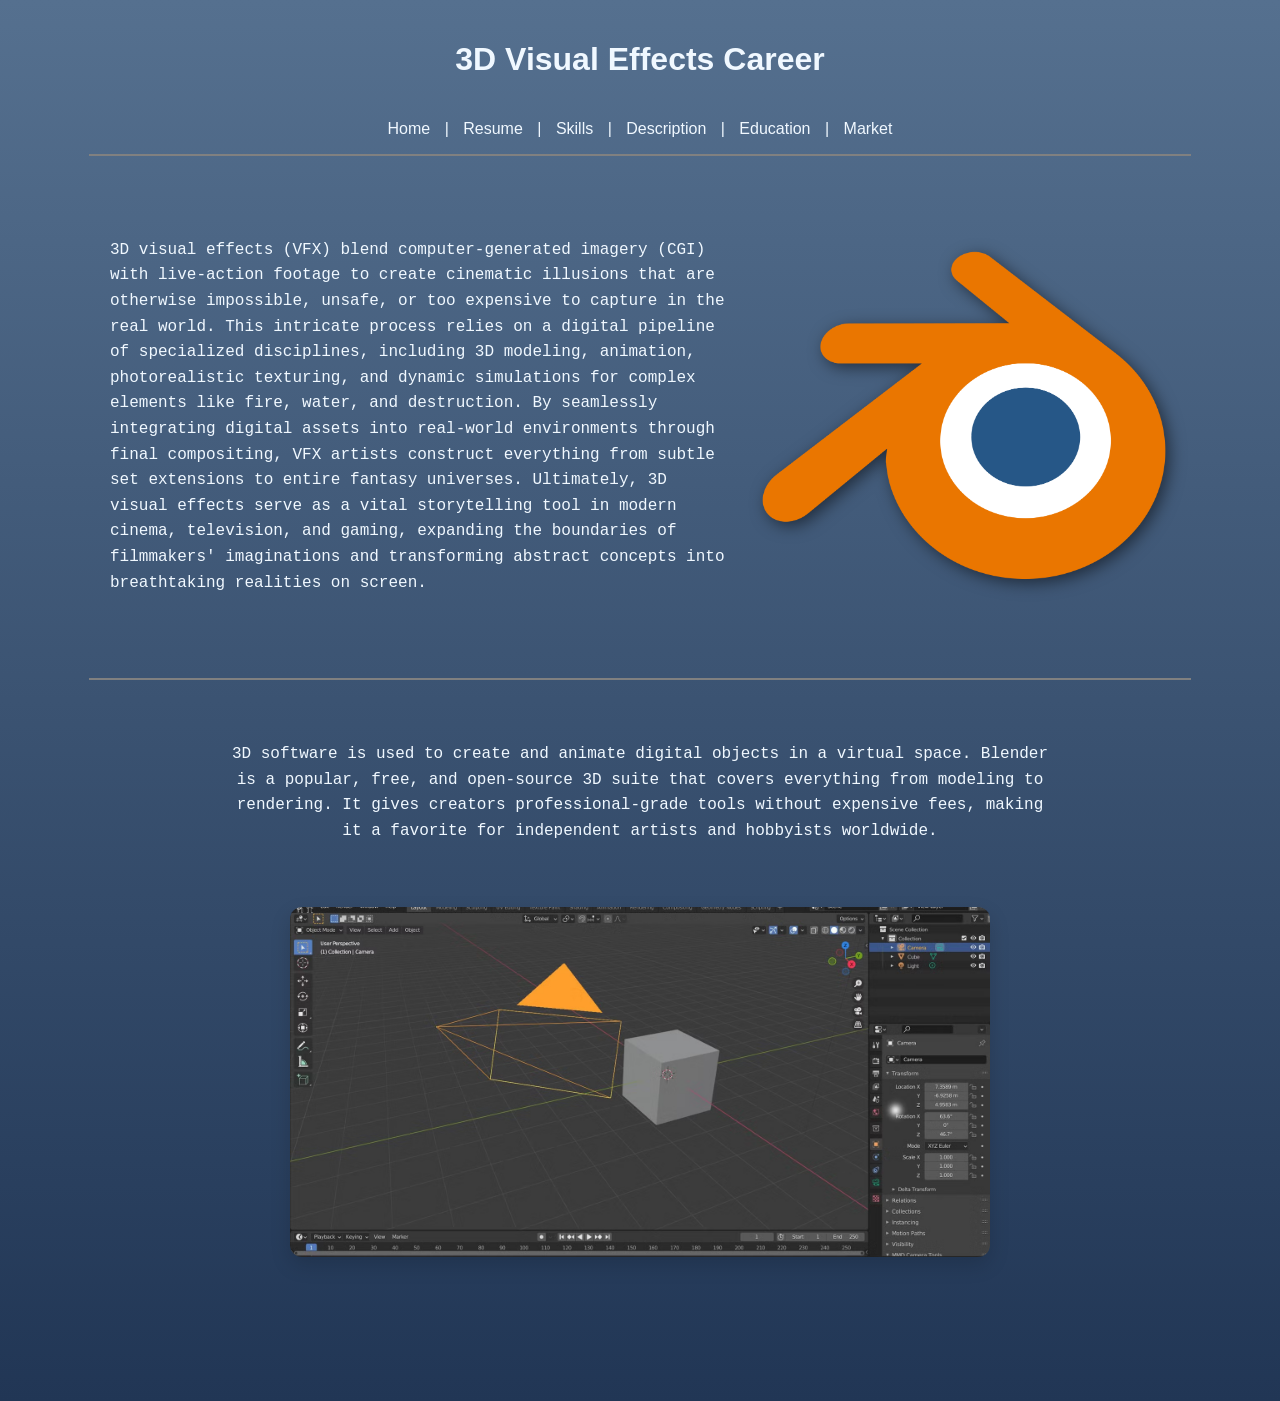
<file: index.html>
<!DOCTYPE html>
<html>
    <head>
        <link rel="stylesheet" href="style.css">
    </head>
    <body class="background_1">
        <header class="site-header">
            <h1 class="h1_1_tag">3D Visual Effects Career</h1>
            <nav class="nav_1_tag">
                <a href="index.html" style="color: aliceblue;">Home</a> | <a href="resume.html" style="color: aliceblue;;">Resume</a> | <a href="skills.html" style="color: aliceblue;">Skills</a> |  <a href="JobDescription.html" style="color: aliceblue;">Description</a> | <a href="Education.html" style="color: aliceblue;">Education</a> | <a href="JobMarket.html" style="color: aliceblue;">Market</a>
            </nav>
        </header>
        <hr color="gray">
        <section class="first_box" style="margin-top: 5%; margin-bottom: 5%;">
            <div class="intro-text">
                <p class="p_1_tag">3D visual effects (VFX) blend computer-generated imagery (CGI) with live-action footage to create cinematic illusions that are otherwise impossible, unsafe, or too expensive to capture in the real world. This intricate process relies on a digital pipeline of specialized disciplines, including 3D modeling, animation, photorealistic texturing, and dynamic simulations for complex elements like fire, water, and destruction. By seamlessly integrating digital assets into real-world environments through final compositing, VFX artists construct everything from subtle set extensions to entire fantasy universes. Ultimately, 3D visual effects serve as a vital storytelling tool in modern cinema, television, and gaming, expanding the boundaries of filmmakers' imaginations and transforming abstract concepts into breathtaking realities on screen.</p>
            </div>
            <div class="first_image">
                <img src="./public/blender.png" alt="Blender Logo">
            </div>
        </section>
        <hr color="gray">
        <p class="p_2_tag" style="margin-top: 5%;">3D software is used to create and animate digital objects in a virtual space. Blender is a popular, free, and open-source 3D suite that covers everything from modeling to rendering. It gives creators professional-grade tools without expensive fees, making it a favorite for independent artists and hobbyists worldwide.</p>
            <div class="fourth_image" style="margin-top: 5%; margin-bottom: 10%;">
                <img src="./public/viewport.png" alt="Blender Viewport">
            </div>
    </body>
</html>
</file>
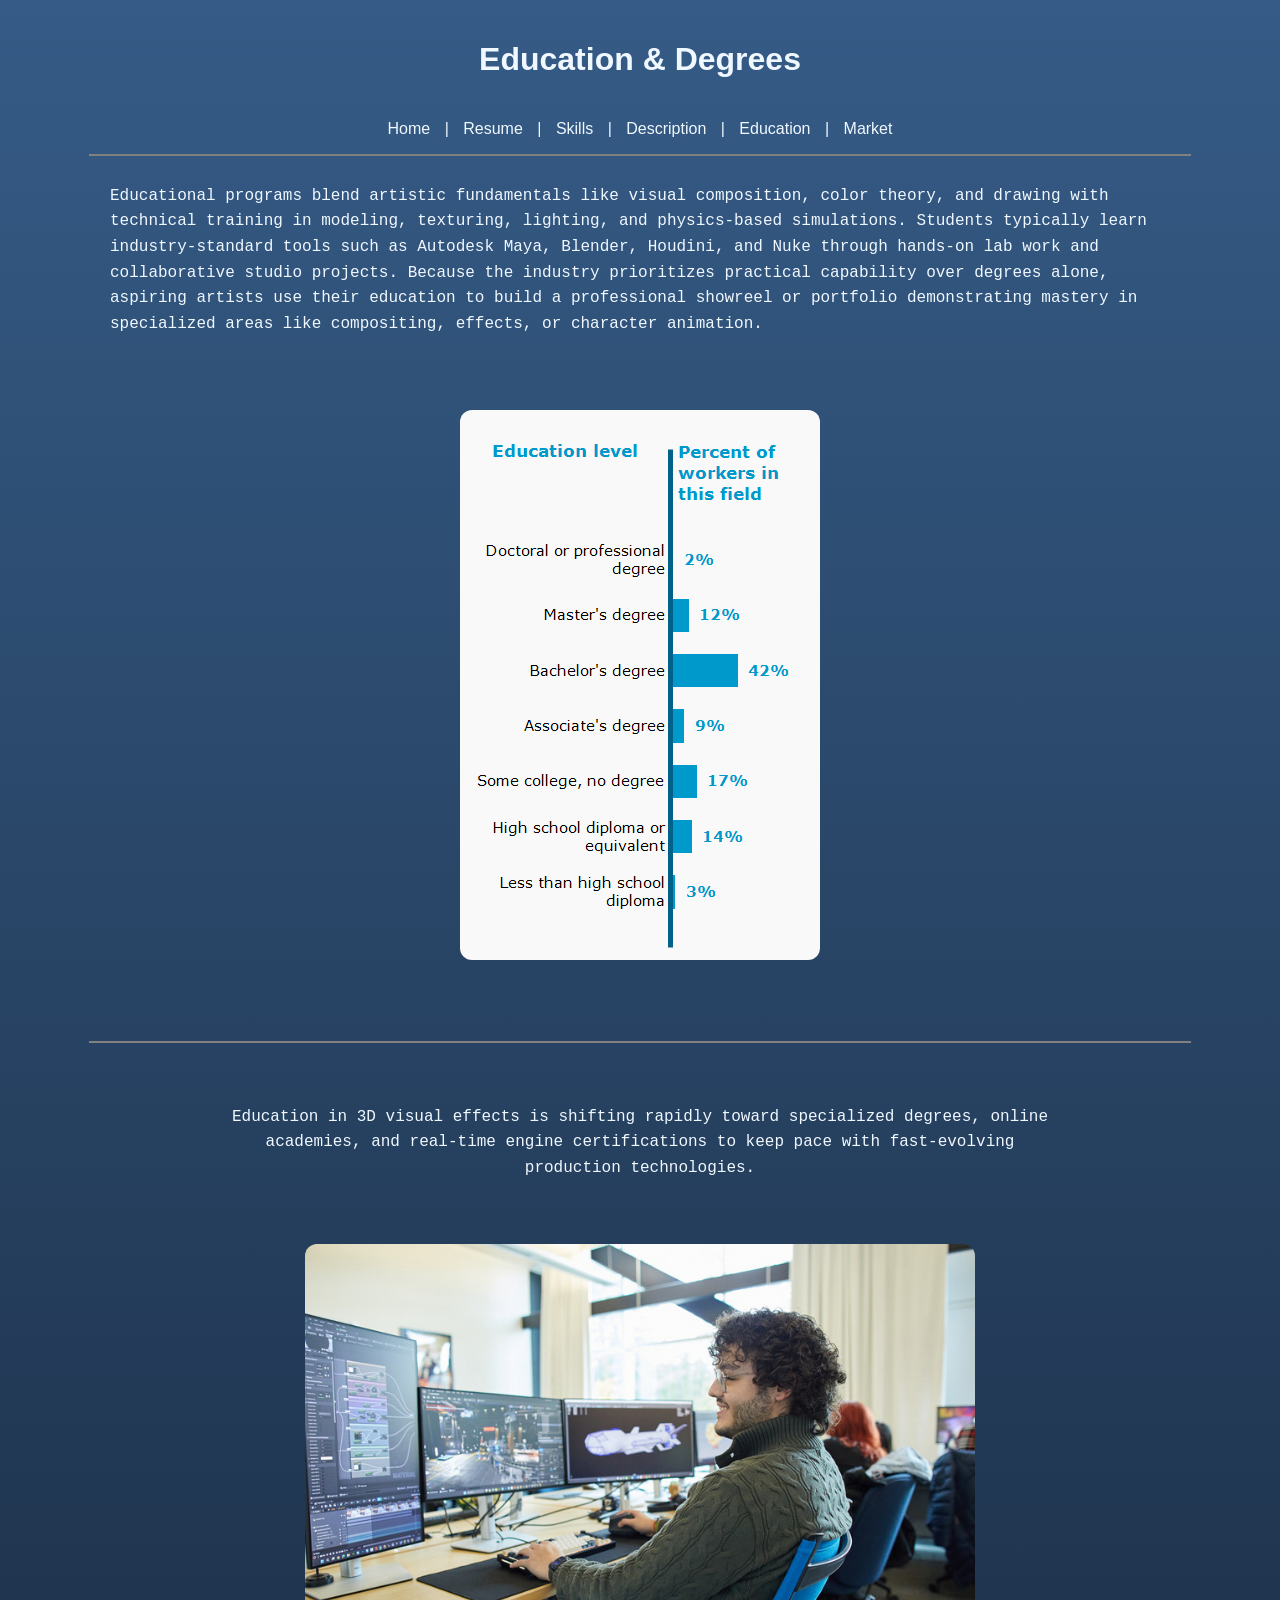
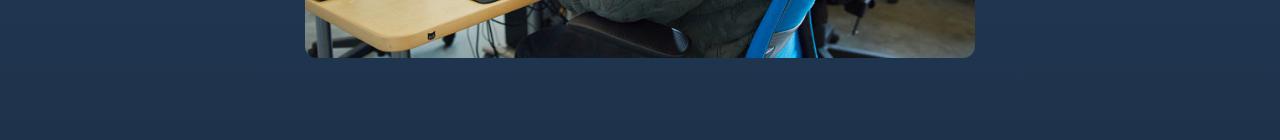
<file: Education.html>
<!DOCTYPE html>
<html>
    <head>
        <link rel="stylesheet" href="style.css">
    </head>
    <body class="background_5">
        <header class="site-header">
            <h1 class="h1_1_tag">Education & Degrees</h1>
            <nav class="nav_1_tag">
                <a href="index.html" style="color: aliceblue;">Home</a> | <a href="resume.html" style="color: aliceblue;;">Resume</a> | <a href="skills.html" style="color: aliceblue;">Skills</a> |  <a href="JobDescription.html" style="color: aliceblue;">Description</a> | <a href="Education.html" style="color: aliceblue;">Education</a> | <a href="JobMarket.html" style="color: aliceblue;">Market</a>
            </nav>
        </header>
        <hr color="gray">
        <section class="first_box">
            <div class="intro-text">
                <p class="p_1_tag">Educational programs blend artistic fundamentals like visual composition, color theory, and drawing with technical training in modeling, texturing, lighting, and physics-based simulations. Students typically learn industry-standard tools such as Autodesk Maya, Blender, Houdini, and Nuke through hands-on lab work and collaborative studio projects. Because the industry prioritizes practical capability over degrees alone, aspiring artists use their education to build a professional showreel or portfolio demonstrating mastery in specialized areas like compositing, effects, or character animation.</p>
            </div>
            <div class="sixth_image">
                <img src="./public/chart.png" alt="DANIEL LARSON">
            </div>
        </section>
        <hr color="gray">
        <p class="p_2_tag">Education in 3D visual effects is shifting rapidly toward specialized degrees, online academies, and real-time engine certifications to keep pace with fast-evolving production technologies.</p>
            <div class="third_image">
                <img src="./public/learning.jpg" alt="DANIEL LARSON">
            </div>
    </body>
</html>
</file>
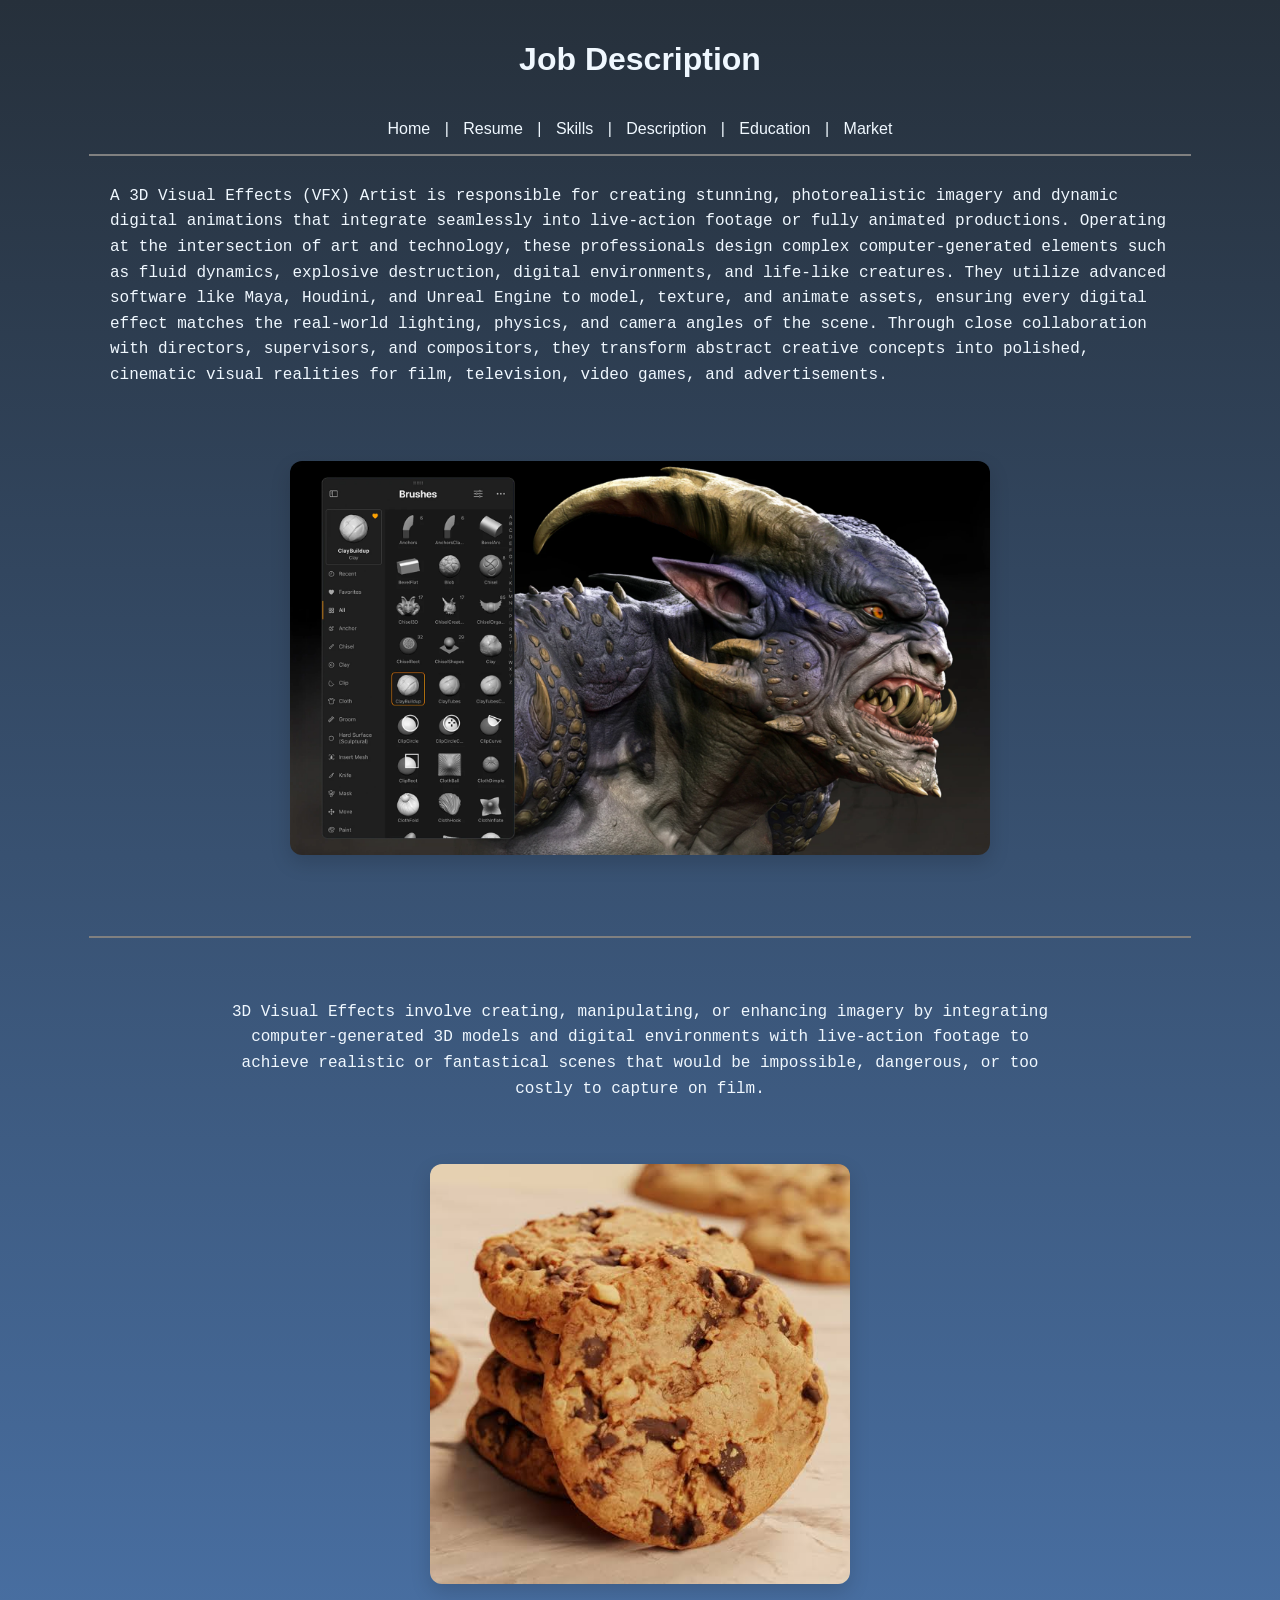
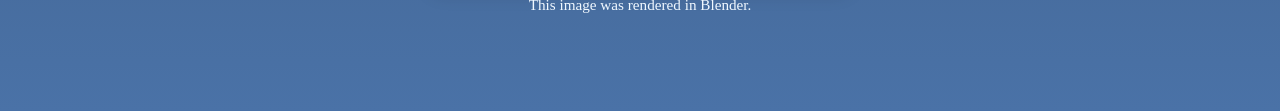
<file: JobDescription.html>
<!DOCTYPE html>
<html>
    <head>
        <link rel="stylesheet" href="style.css">
    </head>
    <body class="background_4">
        <header class="site-header">
            <h1 class="h1_1_tag"> Job Description</h1>
            <nav class="nav_1_tag">
                <a href="index.html" style="color: aliceblue;">Home</a> | <a href="resume.html" style="color: aliceblue;;">Resume</a> | <a href="skills.html" style="color: aliceblue;">Skills</a> |  <a href="JobDescription.html" style="color: aliceblue;">Description</a> | <a href="Education.html" style="color: aliceblue;">Education</a> | <a href="JobMarket.html" style="color: aliceblue;">Market</a>
            </nav>
        </header>
        <hr color="gray">
        <section class="first_box">
            <div class="intro-text">
                <p class="p_1_tag">A 3D Visual Effects (VFX) Artist is responsible for creating stunning, photorealistic imagery and dynamic digital animations that integrate seamlessly into live-action footage or fully animated productions. Operating at the intersection of art and technology, these professionals design complex computer-generated elements such as fluid dynamics, explosive destruction, digital environments, and life-like creatures. They utilize advanced software like Maya, Houdini, and Unreal Engine to model, texture, and animate assets, ensuring every digital effect matches the real-world lighting, physics, and camera angles of the scene. Through close collaboration with directors, supervisors, and compositors, they transform abstract creative concepts into polished, cinematic visual realities for film, television, video games, and advertisements.</p>
            </div>
            <div class="fourth_image">
                <img src="./public/zbrush.jpg" alt="DANIEL LARSON">
            </div>
        </section>
        <hr color="gray">
        <p class="p_2_tag">3D Visual Effects involve creating, manipulating, or enhancing imagery by integrating computer-generated 3D models and digital environments with live-action footage to achieve realistic or fantastical scenes that would be impossible, dangerous, or too costly to capture on film.</p>
            <div class="second_image">
                <img src="./public/cookie_render.jpg" alt="DANIEL LARSON">
                <p>This image was rendered in Blender.</p>
            </div>
    </body>
</html>
</file>
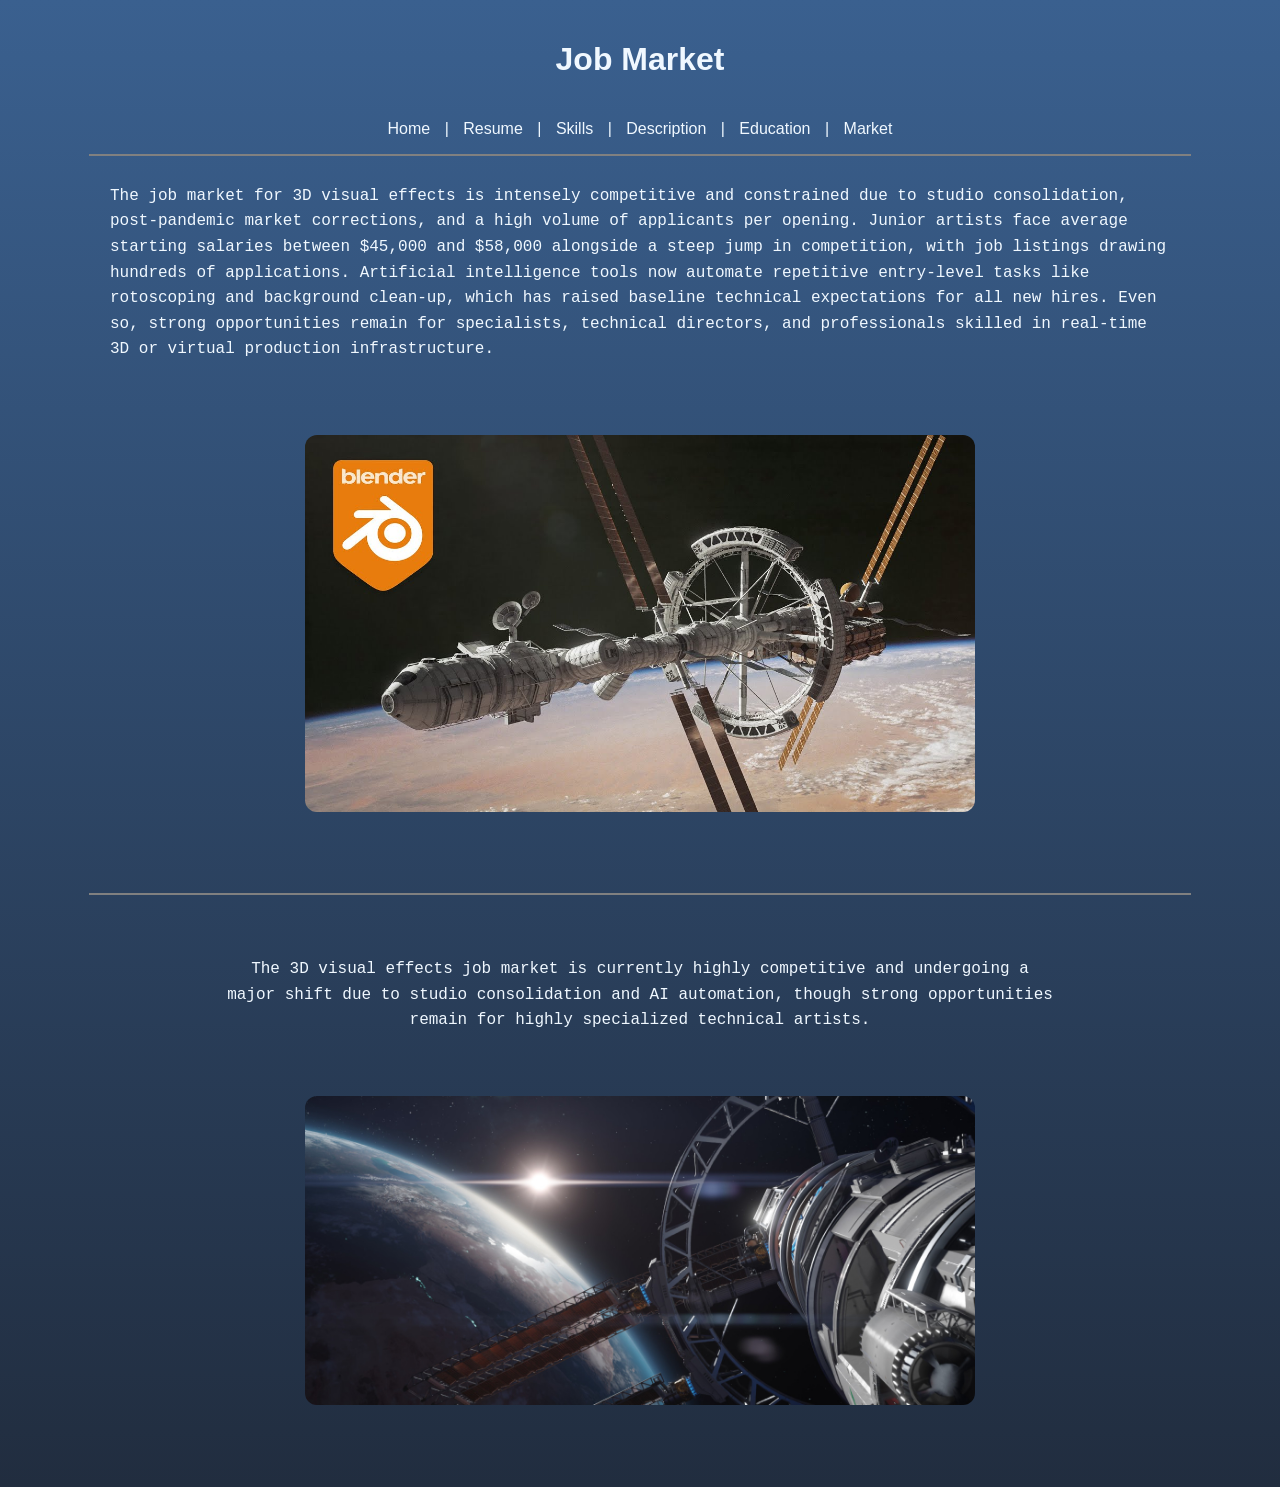
<file: JobMarket.html>
<!DOCTYPE html>
<html>
    <head>
        <link rel="stylesheet" href="style.css">
    </head>
    <body class="background_6">
        <header class="site-header">
            <h1 class="h1_1_tag"> Job Market</h1>
            <nav class="nav_1_tag">
                <a href="index.html" style="color: aliceblue;">Home</a> | <a href="resume.html" style="color: aliceblue;;">Resume</a> | <a href="skills.html" style="color: aliceblue;">Skills</a> |  <a href="JobDescription.html" style="color: aliceblue;">Description</a> | <a href="Education.html" style="color: aliceblue;">Education</a> | <a href="JobMarket.html" style="color: aliceblue;">Market</a>
            </nav>
        </header>
        <hr color="gray">
        <section class="first_box">
            <div class="intro-text">
                <p class="p_1_tag">The job market for 3D visual effects is intensely competitive and constrained due to studio consolidation, post-pandemic market corrections, and a high volume of applicants per opening. Junior artists face average starting salaries between $45,000 and $58,000 alongside a steep jump in competition, with job listings drawing hundreds of applications. Artificial intelligence tools now automate repetitive entry-level tasks like rotoscoping and background clean-up, which has raised baseline technical expectations for all new hires. Even so, strong opportunities remain for specialists, technical directors, and professionals skilled in real-time 3D or virtual production infrastructure.</p>
            </div>
            <div class="third_image">
                <img src="./public/spaceship.jpg" alt="DANIEL LARSON">
            </div>
        </section>
        <hr color="gray">
        <p class="p_2_tag">The 3D visual effects job market is currently highly competitive and undergoing a major shift due to studio consolidation and AI automation, though strong opportunities remain for highly specialized technical artists.</p>
            <div class="third_image">
                <img src="./public/spaceship_2.jpg" alt="DANIEL LARSON">
            </div>
    </body>
</html>
</file>
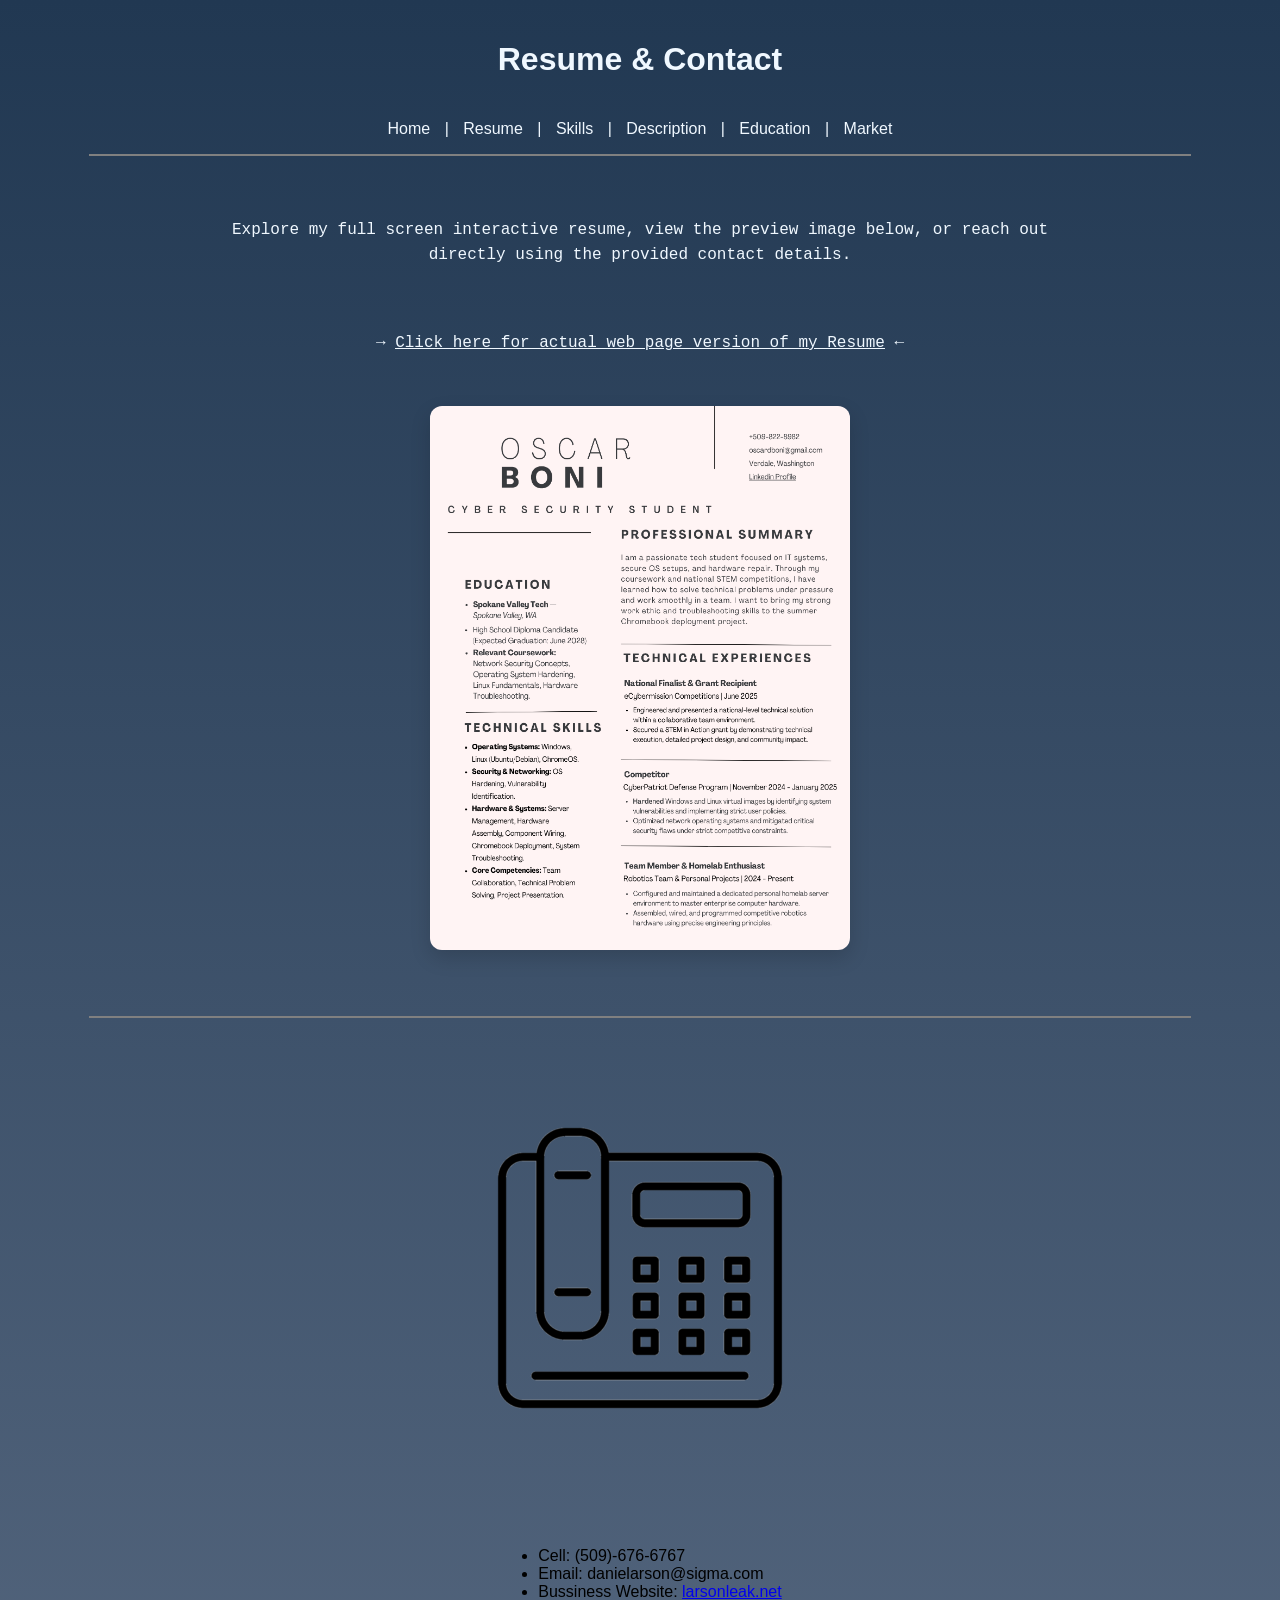
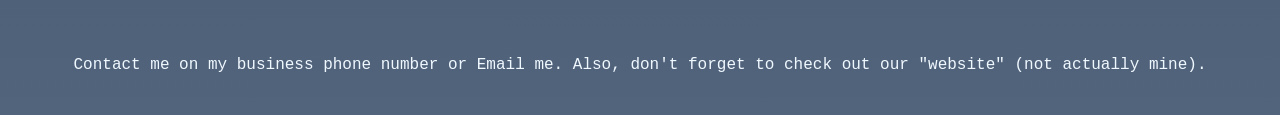
<file: resume.html>
<!DOCTYPE html>
<html>
    <head>
        <link rel="stylesheet" href="style.css">
    </head>
    <body class="background_2">
        <header class="site-header">
            <h1 class="h1_1_tag">Resume & Contact</h1>
            <nav class="nav_1_tag">
                <a href="index.html" style="color: aliceblue;">Home</a> | <a href="resume.html" style="color: aliceblue;;">Resume</a> | <a href="skills.html" style="color: aliceblue;">Skills</a> |  <a href="JobDescription.html" style="color: aliceblue;">Description</a> | <a href="Education.html" style="color: aliceblue;">Education</a> | <a href="JobMarket.html" style="color: aliceblue;">Market</a>
            </nav>
        </header>
        <hr color="gray">
        <p class="p_2_tag">Explore my full screen interactive resume, view the preview image below, or reach out directly using the provided contact details.</p>
               <p class="p_3_tag">→ <u><a href="resume_page.html" style="color: aliceblue;"
                >Click here for actual web page version of my Resume</u></a> ←</p>
            <div class="second_image">
                <a href="./public/Resume.pdf" download="./public/Resume.pdf"><img src="./public/resume.png" alt="DANIEL LARSON"></a>
            </div>
            <hr color="gray">
        <section class="first_box">
            <div class="third_image">
                <img src="./public/phone.png" alt="DANIEL LARSON">
            </div>
            <div class="intro-text">
                <p class="p_1_tag">

            <ul style="font-family: 'Franklin Gothic Medium', 'Arial Narrow', Arial, sans-serif;">
                <li>Cell: (509)-676-6767</li>
                <li>Email: danielarson@sigma.com</li>
                <li>Bussiness Website: <a href="https://www.larsonleak.net">larsonleak.net</a></li>
            </ul>
                </p>
            </div>
        </section>
        <p class="p_3_tag">Contact me on my business phone number or Email me. Also, don't forget to check out our "website" (not actually mine).</p>
    </body>
</html>
</file>
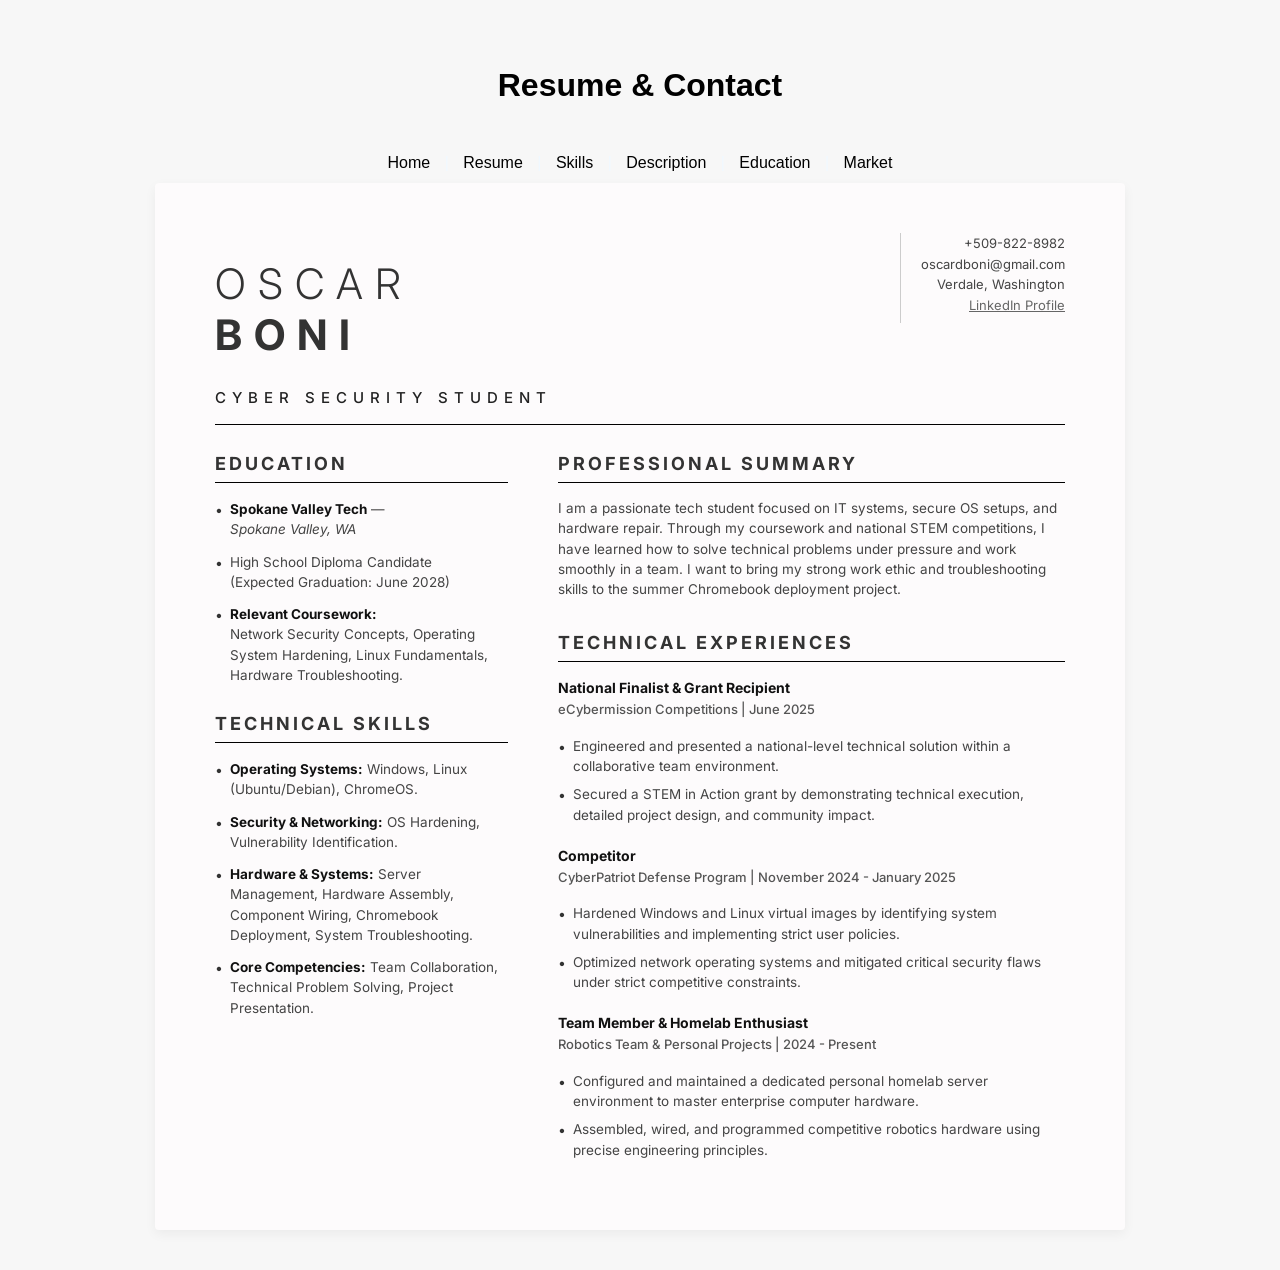
<file: resume_page.html>
<!DOCTYPE html>
<head>
    <meta charset="UTF-8">
    <meta name="viewport" content="width=device-width, initial-scale=1.0">
    <title>Oscar Boni - Resume</title>
    <link rel="preconnect" href="https://fonts.googleapis.com">
    <link rel="preconnect" href="https://fonts.gstatic.com" crossorigin>
    <link href="https://fonts.googleapis.com/css2?family=Inter:wght@300;400;500;600;700&display=swap" rel="stylesheet">
    <link rel="stylesheet" href="style.css">
</head>
<body class="resume-page">
    <header class="site-header">
            <h1 class="h1_1_tag" style="color: black;">Resume & Contact</h1>
            <nav class="nav_1_tag">
                <a class="nav-link" href="index.html">Home</a> | <a class="nav-link" href="resume.html">Resume</a> | <a class="nav-link" href="skills.html">Skills</a> | <a class="nav-link" href="JobDescription.html">Description</a> | <a class="nav-link" href="Education.html">Education</a> | <a class="nav-link" href="JobMarket.html">Market</a>
            </nav>
    </header>
<div class="resume-container">
    <header>
        <div class="header-left">
            <h1 class="name">Oscar <span class="bold">Boni</span></h1>
            <div class="subtitle">Cyber Security Student</div>
        </div>
        <div class="header-right">
            <div>+509-822-8982</div>
            <div>oscardboni@gmail.com</div>
            <div>Verdale, Washington</div>
            <div><a href="#" target="_blank">LinkedIn Profile</a></div>
        </div>
    </header>

    <div class="main-content">
        <div class="left-col">
            <h2>Education</h2>
            <ul>
                <li>
                    <span class="bold-text">Spokane Valley Tech</span> —<br>
                    <span class="italic-text">Spokane Valley, WA</span>
                </li>
                <li>
                    High School Diploma Candidate<br>
                    (Expected Graduation: June 2028)
                </li>
                <li>
                    <span class="bold-text">Relevant Coursework:</span><br>
                    Network Security Concepts, Operating System Hardening, Linux Fundamentals, Hardware Troubleshooting.
                </li>
            </ul>

            <h2>Technical Skills</h2>
            <ul>
                <li>
                    <span class="bold-text">Operating Systems:</span> Windows, Linux (Ubuntu/Debian), ChromeOS.
                </li>
                <li>
                    <span class="bold-text">Security & Networking:</span> OS Hardening, Vulnerability Identification.
                </li>
                <li>
                    <span class="bold-text">Hardware & Systems:</span> Server Management, Hardware Assembly, Component Wiring, Chromebook Deployment, System Troubleshooting.
                </li>
                <li>
                    <span class="bold-text">Core Competencies:</span> Team Collaboration, Technical Problem Solving, Project Presentation.
                </li>
            </ul>
        </div>

        <div class="right-col">
            <h2>Professional Summary</h2>
            <p>I am a passionate tech student focused on IT systems, secure OS setups, and hardware repair. Through my coursework and national STEM competitions, I have learned how to solve technical problems under pressure and work smoothly in a team. I want to bring my strong work ethic and troubleshooting skills to the summer Chromebook deployment project.</p>

            <h2>Technical Experiences</h2>
            
            <div class="exp-block">
                <h3>National Finalist & Grant Recipient</h3>
                <div class="sub-heading">eCybermission Competitions | June 2025</div>
                <ul>
                    <li>Engineered and presented a national-level technical solution within a collaborative team environment.</li>
                    <li>Secured a STEM in Action grant by demonstrating technical execution, detailed project design, and community impact.</li>
                </ul>
            </div>

            <div class="exp-block">
                <h3>Competitor</h3>
                <div class="sub-heading">CyberPatriot Defense Program | November 2024 - January 2025</div>
                <ul>
                    <li>Hardened Windows and Linux virtual images by identifying system vulnerabilities and implementing strict user policies.</li>
                    <li>Optimized network operating systems and mitigated critical security flaws under strict competitive constraints.</li>
                </ul>
            </div>

            <div class="exp-block">
                <h3>Team Member & Homelab Enthusiast</h3>
                <div class="sub-heading">Robotics Team & Personal Projects | 2024 - Present</div>
                <ul>
                    <li>Configured and maintained a dedicated personal homelab server environment to master enterprise computer hardware.</li>
                    <li>Assembled, wired, and programmed competitive robotics hardware using precise engineering principles.</li>
                </ul>
            </div>
        </div>
    </div>
</div>

</body>
</html>
</file>
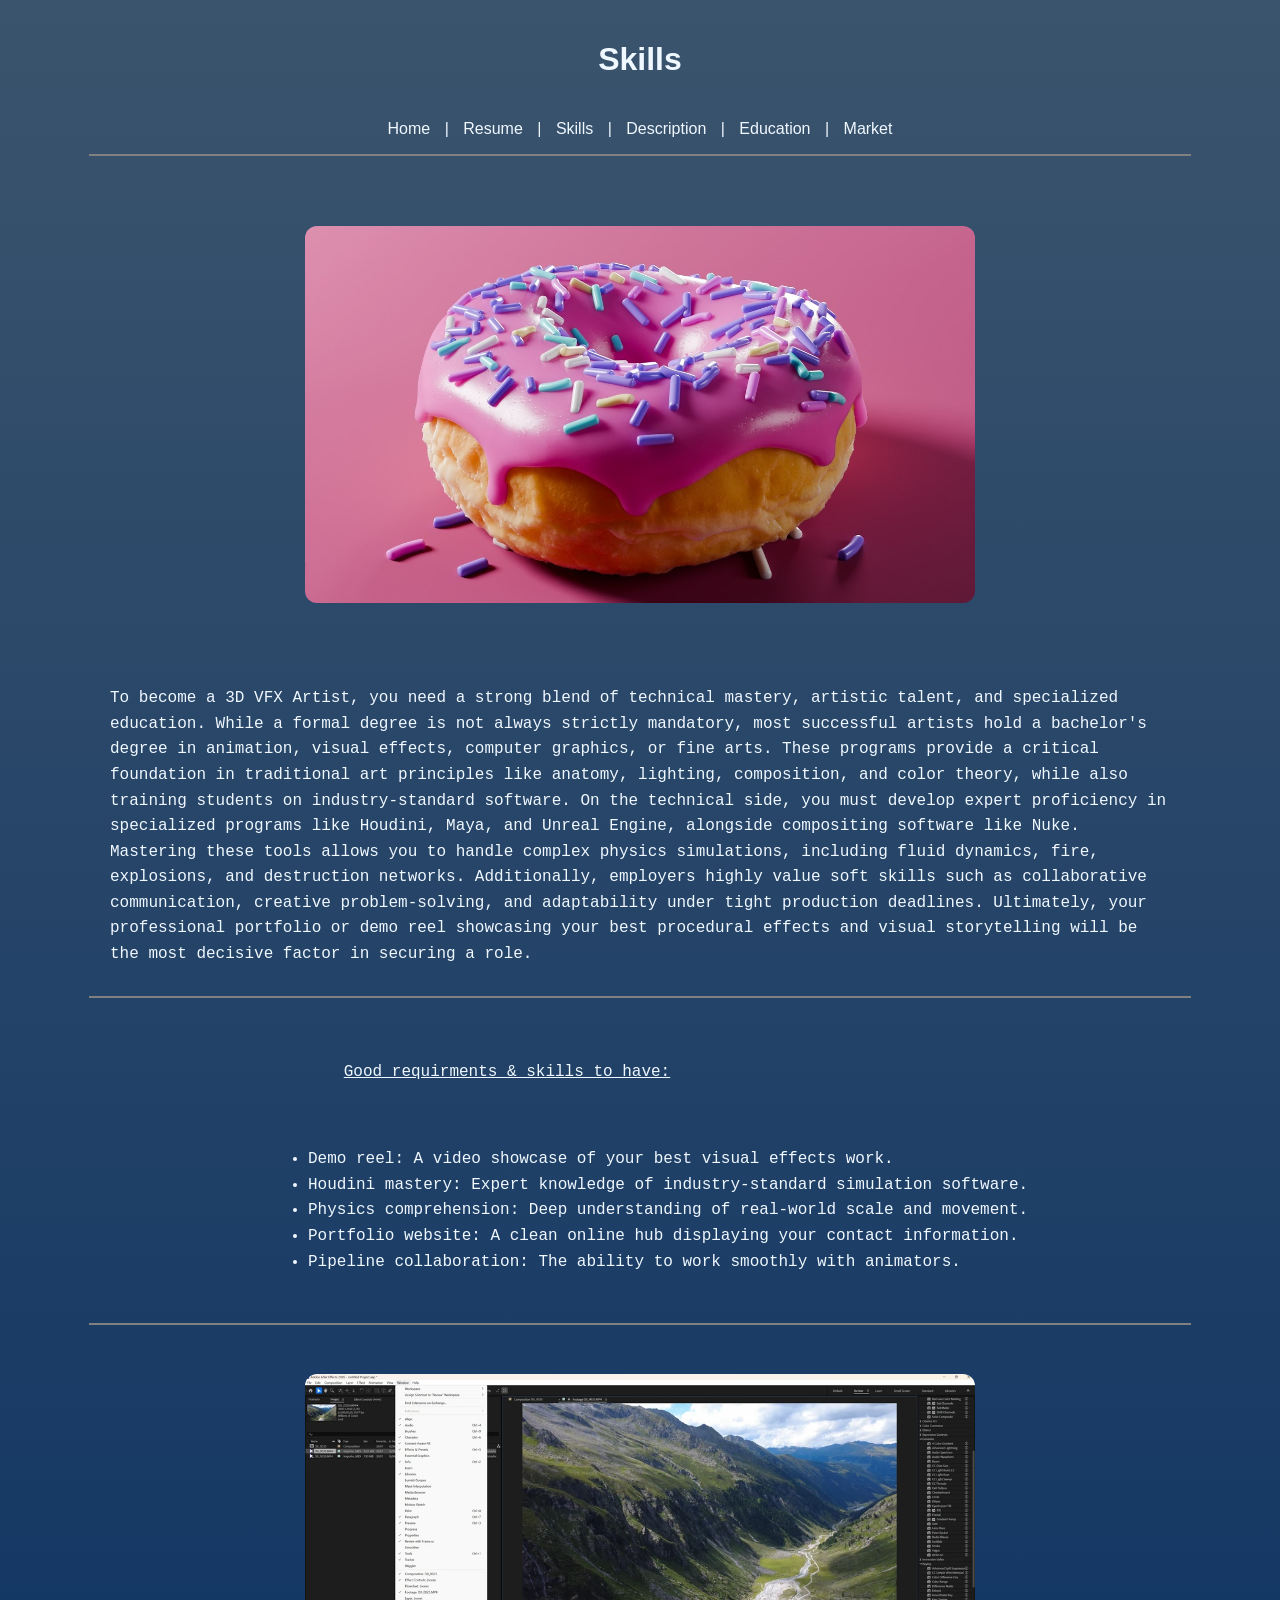
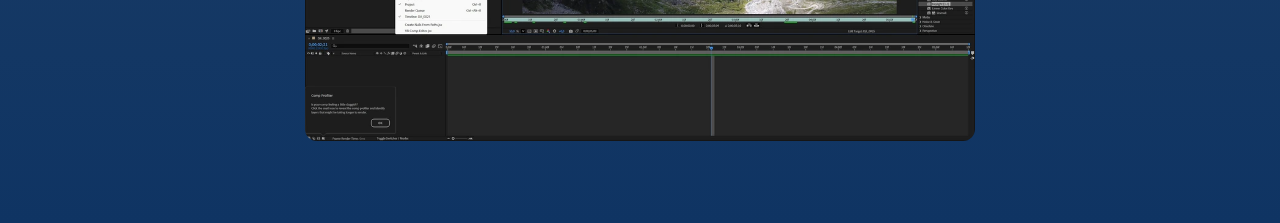
<file: skills.html>
<!DOCTYPE html>
<html>
    <head>
        <link rel="stylesheet" href="style.css">
    </head>
    <body class="background_3">
        <header class="site-header">
            <h1 class="h1_1_tag">Skills</h1>
            <nav class="nav_1_tag">
                <a href="index.html" style="color: aliceblue;">Home</a> | <a href="resume.html" style="color: aliceblue;;">Resume</a> | <a href="skills.html" style="color: aliceblue;">Skills</a> |  <a href="JobDescription.html" style="color: aliceblue;">Description</a> | <a href="Education.html" style="color: aliceblue;">Education</a> | <a href="JobMarket.html" style="color: aliceblue;">Market</a>
            </nav>
        </header>
        <hr color="gray">
        <section class="first_box">
           <div class="third_image">
                <img src="./public/donut.jpg" alt="DANIEL LARSON">
            </div>
            <div class="intro-text">
                <p class="p_1_tag">To become a 3D VFX Artist, you need a strong blend of technical mastery, artistic talent, and specialized education. While a formal degree is not always strictly mandatory, most successful artists hold a bachelor's degree in animation, visual effects, computer graphics, or fine arts. These programs provide a critical foundation in traditional art principles like anatomy, lighting, composition, and color theory, while also training students on industry-standard software. On the technical side, you must develop expert proficiency in specialized programs like Houdini, Maya, and Unreal Engine, alongside compositing software like Nuke. Mastering these tools allows you to handle complex physics simulations, including fluid dynamics, fire, explosions, and destruction networks. Additionally, employers highly value soft skills such as collaborative communication, creative problem-solving, and adaptability under tight production deadlines. Ultimately, your professional portfolio or demo reel showcasing your best procedural effects and visual storytelling will be the most decisive factor in securing a role.</p>
            </div>
        </section>
        <hr color="gray">
        <p class="p_2_tag" style="margin: 5%; margin-bottom: 5%;"><u>Good requirments & skills to have:</u></p>
        <ul class="p_1_tag" style="margin-left: 20%;">
            <li>Demo reel: A video showcase of your best visual effects work.</li>
            <li>Houdini mastery: Expert knowledge of industry-standard simulation software.</li>
            <li>Physics comprehension: Deep understanding of real-world scale and movement.</li>
            <li>Portfolio website: A clean online hub displaying your contact information.</li>
            <li style="margin-bottom: 5%;">Pipeline collaboration: The ability to work smoothly with animators.</li>
        </ul>
        <hr color="gray">
            <div class="third_image">
                <img src="./public/adobe_after_effects.png" alt="DANIEL LARSON">
            </div>
    </body>
</html>
</file>
<file: style.css>
.site-header {
	display: flex;
    flex-direction: column;
    align-items: center;
    justify-content: center;
    gap: 12px;
    max-width: 1100px;
    margin: 0 auto;
    text-align: center;
    color: aliceblue;
}

.h1_1_tag {
    font-family: 'Franklin Gothic Medium', 'Arial Narrow', Arial, sans-serif;
}

.site-header h1 {
	margin: 5;
}

.nav_1_tag {
    font-family: 'Franklin Gothic Medium', 'Arial Narrow', Arial, sans-serif;
    text-align: center;
}

.nav_1_tag a {
    display: inline-block;
    padding: 8px 10px;
    border-radius: 4px;
    text-decoration: none;
    transition: background-color 0.2s ease, box-shadow 0.2s ease;
}

.nav_1_tag a:hover {
    background-color: rgba(255, 255, 255, 0.2);
    box-shadow: 0 0 0 1px rgba(255, 255, 255, 0.3);
}

.nav_1_tag a:focus-visible {
    outline: 2px solid aliceblue;
    outline-offset: 2px;
}

.p_1_tag {
    font-family: 'Courier New', 'Arial Narrow', Arial, sans-serif;
    margin: 0;
    line-height: 1.6;
    color: aliceblue;
}

.first_box {
    display: flex;
    flex-direction: column;
    align-items: center;
    gap: 30px;
    padding: 20px;
    box-sizing: border-box;
    max-width: 1100px;
    margin-left: auto;
    margin-right: auto;
}

.intro-text {
    flex: 1 1 60%;
}

.first_image {
    flex: 1 1 40%;
    display: flex;
    justify-content: flex-end;
    filter: drop-shadow(4px 4px 8px rgba(0, 0, 0, 0.5));
}

.first_image img {
    width: 100%;
    max-width: 420px;
    height: auto;
    border-radius: 12px;
    transition: transform 0.25s ease;
}

.first_image img:hover {
    transform: scale(1.04);
}

body {
    background-color: rgb(47, 79, 79);
    margin: 0;
    padding: 20px;
}

hr {
    max-width: 1100px;
    margin-left: auto;
    margin-right: auto;
}

.p_2_tag {
    max-width: 850px;
    font-family: 'Courier New', 'Arial Narrow', Arial, sans-serif;
    margin: 5% auto;
    padding: 0 12px;
    box-sizing: border-box;
    line-height: 1.6;
    text-align: center;
    color: aliceblue;
}

.background_1 {
    min-height: 100vh;
    box-sizing: border-box;
  background-image: linear-gradient(to bottom, rgb(85, 112, 143), rgb(33, 54, 85));
}

.background_1 .first_box {
        flex-direction: row;
}

.background_2 {
    min-height: 100vh;
    box-sizing: border-box;
  background-image: linear-gradient(to bottom, rgb(33, 56, 82), rgb(82, 100, 124));
}

.background_3 {
    min-height: 100vh;
    box-sizing: border-box;
  background-image: linear-gradient(to bottom, rgb(59, 84, 109), rgb(15, 52, 99));
}

.background_4 {
    min-height: 100vh;
    box-sizing: border-box;
  background-image: linear-gradient(to bottom, rgb(38, 48, 59), rgb(74, 114, 167));
}

.background_5 {
    min-height: 100vh;
    box-sizing: border-box;
  background-image: linear-gradient(to bottom, rgb(53, 91, 134), rgb(30, 50, 75));
}

.background_6 {
    min-height: 100vh;
    box-sizing: border-box;
  background-image: linear-gradient(to bottom, rgb(58, 96, 143), rgb(33, 45, 63));
}

@view-transition {
  navigation: auto;
}

.second_image {
    flex: 1 1 40%;
    display: flex;
    flex-direction: column;
    align-items: center;
    justify-content: center;
    margin-top: 4%;
    margin-bottom: 5%;
}

.second_image img {
    width: 100%;
    max-width: 420px;
    height: auto;
    border-radius: 12px;
    box-shadow: 0 8px 20px rgba(0, 0, 0, 0.15);
    transition: transform 0.25s ease;
}

.second_image p {
    margin-top: 12px;
    text-align: center;
    color: aliceblue;
    font-size: 0.95rem;
}

.second_image img:hover {
    transform: scale(1.04);
}

.third_image {
    flex: 1 1 40%;
    display: flex;
    justify-content: center;
    margin-top: 4%;
    margin-bottom: 5%;
}

.third_image img {
    width: 500% ;
    max-width: 670px;
    height: auto;
    border-radius: 12px;
    transition: transform 0.25s ease;
}

.third_image img:hover {
    transform: scale(1.04);
}

.p_3_tag {
    font-family: 'Courier New', 'Arial Narrow', Arial, sans-serif;
    margin: 5;
    line-height: 1.6;
    text-align: center;
    color: aliceblue;
}

.fourth_image {
    flex: 1 1 40%;
    display: flex;
    justify-content: center;
    box-sizing: border-box;
    max-width: 900px;
    margin-left: auto;
    margin-right: auto;
    margin-top: 4%;
    margin-bottom: 5%;
}

.fourth_image img {
    width: 100%;
    max-width: 700px;
    height: auto;
    border-radius: 12px;
    box-shadow: 0 8px 20px rgba(0, 0, 0, 0.15);
    transition: transform 0.25s ease;
}

.fourth_image img:hover {
    transform: scale(1.04);
}

.fith_image {
    flex: 1 1 50%;
    display: flex;
    justify-content: center;
    margin-top: 4%;
    margin-bottom: 5%;
}

.fith_image img {
    width: 100%;
    max-width: 700px;
    height: auto;
    border-radius: px;
    box-shadow: 0 8px 20px rgba(0, 0, 0, 0.15);
    transition: transform 0.25s ease;
}

.fith_image img:hover {
    transform: scale(1.04);
}

.nav-link {
    color: black;
}

.resume-page {
    font-family: 'Inter', sans-serif;
    background-color: #f7f7f7;
    color: #333333;
    line-height: 1.5;
    padding: 40px 20px;
}

.resume-container {
    max-width: 850px;
    margin: 0 auto;
    background-color: #fdfbfc;
    padding: 50px 60px;
    box-shadow: 0 4px 12px rgba(0, 0, 0, 0.05);
    border-radius: 4px;
}

.resume-container header {
    display: flex;
    justify-content: space-between;
    align-items: flex-start;
    border-bottom: 1px solid #000000;
    padding-bottom: 15px;
    margin-bottom: 15px;
}

.resume-container .header-left {
    flex: 1;
}

.resume-container .name {
    font-size: 42px;
    font-weight: 300;
    letter-spacing: 12px;
    line-height: 1.1;
    text-transform: uppercase;
}

.resume-container .name .bold {
    font-weight: 700;
    display: block;
    margin-top: 5px;
}

.resume-container .subtitle {
    font-size: 15px;
    font-weight: 500;
    letter-spacing: 6px;
    text-transform: uppercase;
    margin-top: 15px;
    color: #222222;
}

.resume-container .header-right {
    text-align: right;
    font-size: 13px;
    color: #444444;
    line-height: 1.6;
    padding-left: 20px;
    border-left: 1px solid #cccccc;
    min-height: 90px;
}

.resume-container .header-right a {
    color: #666666;
    text-decoration: underline;
}

.resume-container .main-content {
    display: flex;
    gap: 50px;
    margin-top: 25px;
}

.resume-container .left-col {
    flex: 1.1;
}

.resume-container .right-col {
    flex: 1.9;
}

.resume-container h2 {
    font-size: 18px;
    font-weight: 700;
    text-transform: uppercase;
    letter-spacing: 3px;
    border-bottom: 1px solid #000000;
    padding-bottom: 5px;
    margin-bottom: 15px;
    margin-top: 25px;
}

.resume-container h2:first-of-type {
    margin-top: 0;
}

.resume-container .right-col h2 {
    margin-top: 30px;
}

.resume-container .right-col h2:first-of-type {
    margin-top: 0;
}

.resume-container h3 {
    font-size: 14px;
    font-weight: 700;
    color: #111111;
    margin-top: 15px;
    margin-bottom: 2px;
}

.resume-container .sub-heading {
    font-size: 13px;
    font-weight: 500;
    color: #555555;
    margin-bottom: 8px;
}

.resume-container p,
.resume-container li {
    font-size: 13.5px;
    color: #444444;
}

.resume-container p {
    margin-bottom: 15px;
}

.resume-container ul {
    list-style-type: none;
    padding-left: 0;
}

.resume-container li {
    position: relative;
    padding-left: 15px;
    margin-bottom: 8px;
}

.resume-container li::before {
    content: "•";
    position: absolute;
    left: 0;
    color: #333333;
    font-size: 14px;
}

.resume-container .left-col li {
    margin-bottom: 12px;
}

.resume-container .bold-text {
    font-weight: 700;
    color: #111111;
}

.resume-container .italic-text {
    font-style: italic;
}

.resume-container .exp-block {
    margin-bottom: 20px;
}

@media (max-width: 768px) {
    .resume-page {
        padding: 10px;
    }

    .resume-container {
        padding: 30px 20px;
    }

    .resume-container header {
        flex-direction: column;
        gap: 15px;
    }

    .resume-container .header-right {
        text-align: left;
        padding-left: 0;
        border-left: none;
        min-height: auto;
    }

    .resume-container .main-content {
        flex-direction: column;
        gap: 30px;
    }
}

@media (max-width: 680px) {
    .first_box {
        flex-direction: column;
    }

    .first_image {
        justify-content: center;
        width: 100%;
    }
}

.sixth_image {
    flex: 1 1 40%;
    display: flex;
    justify-content: center;
    margin-top: 4%;
    margin-bottom: 5%;
}

.sixth_image img {
    width: 500% ;
    max-width: 400px;
    height: auto;
    border-radius: 12px;
    transition: transform 0.25s ease;
}

.sixth_image img:hover {
    transform: scale(1.04);
}
</file>
